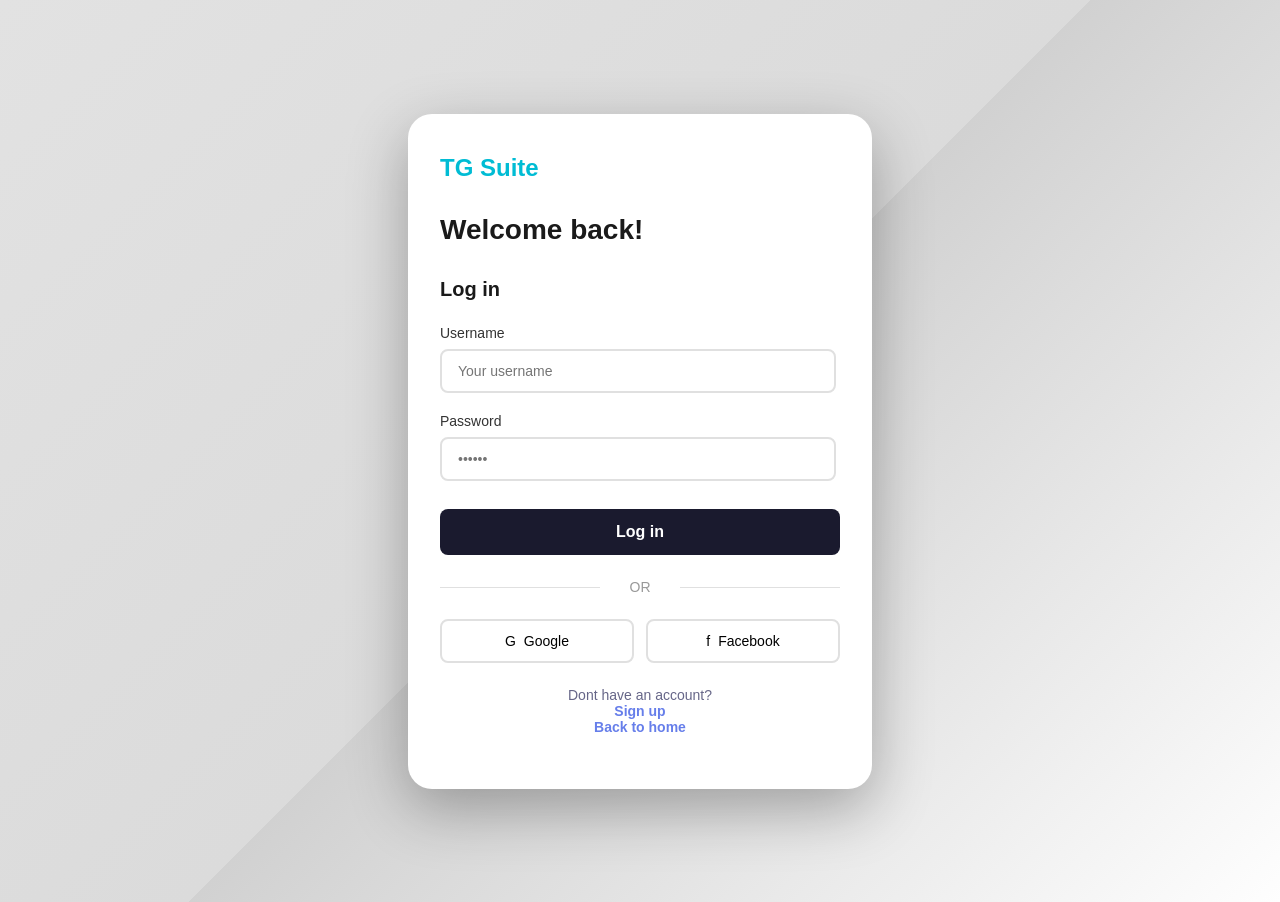
<file: login/login.html>
<!DOCTYPE html>
<html lang="en">
<head>
    <meta charset="UTF-8">
    <meta name="viewport" content="width=device-width, initial-scale=1.0">
    <title>Document</title>
    <link rel="stylesheet" href="login.css">
</head>
<body>
    <div class="container">
        <div class="header">
            <div class="logo">
                TG Suite
            </div>
        </div>

        <h1 class="welcome-text">Welcome back!</h1>

            <h2 class="form-title">Log in</h2>
    <form id="loginForm">
        <div class="form-group">
                <label for="username">Username</label>
                <input type="text" id="username" placeholder="Your username" required>
            </div>

            <div class="form-group">
                <label for="password">Password</label>
                <input type="password" id="password" placeholder="••••••" required>
            </div>

            <button id="login" class="register-btn">Log in</button>
    </form>
            

            

        <div class="divider">OR</div>

        <div class="social-buttons">
            <button class="social-btn">
                <span>G</span> Google
            </button>
            <button class="social-btn">
                <span>f</span> Facebook
            </button>
        </div>

        <p class="footer-text">
            Dont have an account? <a href="#">Sign up</a>
            <a href="/index.html">Back to home</a>
        </p>
    </div>

    <script src="/login/login.js"></script>
</body>
</html>
</file>
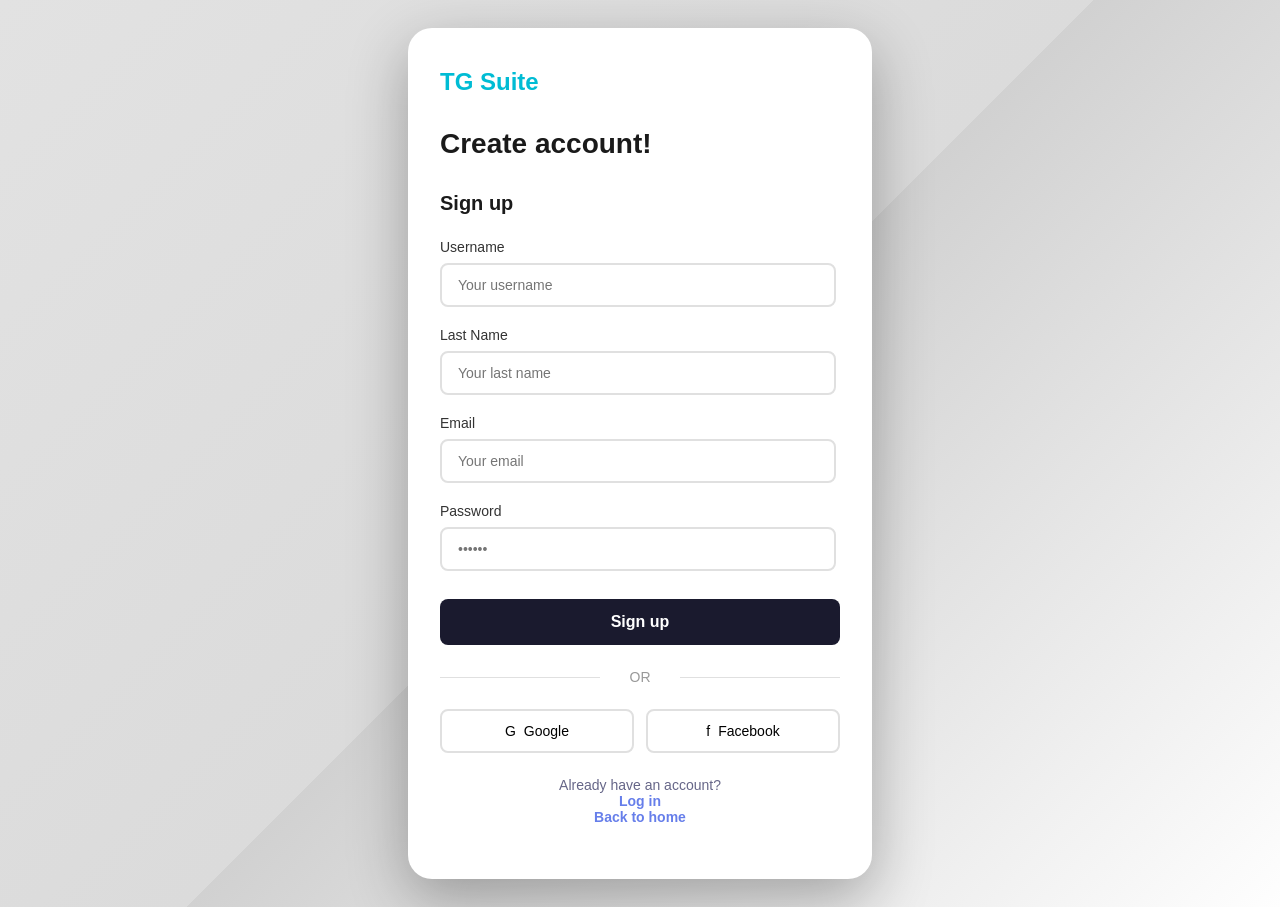
<file: register/register.html>
<!DOCTYPE html>
<html lang="en">
<head>
    <meta charset="UTF-8">
    <meta name="viewport" content="width=device-width, initial-scale=1.0">
    <title>Document</title>
    <link rel="stylesheet" href="register.css">
</head>
<body>
    <div class="container">
        <div class="header">
            <div class="logo">
                TG Suite
            </div>
        </div>

        <h1 class="welcome-text">Create account!</h1>

            <h2 class="form-title">Sign up</h2>

        <form id="registerform">
            <div class="form-group">
                <label for="username">Username</label>
                <input type="text" id="username" placeholder="Your username" required>
            </div>

            <div class="form-group">
                <label for="lastname">Last Name</label>
                <input type="text" id="lastname" placeholder="Your last name" required>
            </div>

            <div class="form-group">
                <label for="email">Email</label>
                <input type="email" id="email" placeholder="Your email" required>
            </div>

            <div class="form-group">
                <label for="password">Password</label>
                <input type="password" id="password" placeholder="••••••" required>
            </div>

            <button id="register" class="register-btn">Sign up</button>
        </form>
            

        <div class="divider">OR</div>

        <div class="social-buttons">
            <button class="social-btn">
                <span>G</span> Google
            </button>
            <button class="social-btn">
                <span>f</span> Facebook
            </button>
        </div>

        <p class="footer-text">
            Already have an account? <a href="#">Log in</a>
            <a href="/index.html">Back to home</a>
        </p>
    </div>

    <script src="register.js"></script>
</body>
</html>
</file>
<file: login/login.css>
body {
            font-family: -apple-system, BlinkMacSystemFont, 'Segoe UI', Roboto, Oxygen, Ubuntu, Cantarell, sans-serif;
            background: linear-gradient(135deg,  rgba(226,226,226,1) 0%,rgba(219,219,219,1) 50%,rgba(209,209,209,1) 50%,rgba(209,209,209,1) 50%,rgba(254,254,254,1) 100%) center/cover no-repeat;
            display: flex;
            min-height: 94vh;
            justify-content: center;
            align-items: center;
            padding: 20px;
        }

        .container {
            background: white;
            border-radius: 24px;
            padding: 40px 32px;
            max-width: 400px;
            width: 100%;
            box-shadow: 0 20px 60px rgba(0, 0, 0, 0.3);
        }

        .header {
            margin-bottom: 32px;
        }

        .logo {
            color: #00bcd4;
            font-size: 24px;
            font-weight: bold;
            margin-bottom: 24px;
            display: flex;
            align-items: center;
            gap: 8px;
        }

        .notification-card {
            background: linear-gradient(135deg, #e0f7fa 0%, #b2ebf2 100%);
            border-radius: 16px;
            padding: 16px;
            margin-bottom: 24px;
            border: 2px solid #00bcd4;
            position: relative;
        }

        .notification-content {
            display: flex;
            align-items: center;
            gap: 8px;
            font-size: 13px;
            color: #006064;
        }

        .notification-number {
            font-size: 20px;
            font-weight: bold;
            color: #00838f;
        }

        .welcome-text {
            font-size: 28px;
            font-weight: bold;
            color: #1a1a1a;
            margin-bottom: 32px;
        }

        .form-title {
            font-size: 20px;
            font-weight: 600;
            color: #1a1a1a;
            margin-bottom: 24px;
        }

        .form-group {
            margin-bottom: 20px;
        }

        label {
            display: block;
            margin-bottom: 8px;
            font-size: 14px;
            font-weight: 500;
            color: #333;
        }

        input {
            width: 90%;
            padding: 12px 16px;
            border: 2px solid #e0e0e0;
            border-radius: 8px;
            font-size: 14px;
            transition: border-color 0.3s;
        }

        input:focus {
            outline: none;
            border-color: #667eea;
        }

        .register-btn {
            width: 100%;
            padding: 14px;
            background: #1a1a2e;
            color: white;
            border: none;
            border-radius: 8px;
            font-size: 16px;
            font-weight: 600;
            cursor: pointer;
            transition: background 0.3s;
            margin-top: 8px;
        }

        .register-btn:hover {
            background: #16213e;
        }

        .divider {
            text-align: center;
            margin: 24px 0;
            color: #999;
            font-size: 14px;
            position: relative;
        }

        .divider::before,
        .divider::after {
            content: '';
            position: absolute;
            top: 50%;
            width: 40%;
            height: 1px;
            background: #e0e0e0;
        }

        .divider::before {
            left: 0;
        }

        .divider::after {
            right: 0;
        }

        .social-buttons {
            display: flex;
            gap: 12px;
            margin-bottom: 24px;
        }

        .social-btn {
            flex: 1;
            padding: 12px;
            border: 2px solid #e0e0e0;
            border-radius: 8px;
            background: white;
            cursor: pointer;
            font-size: 14px;
            font-weight: 500;
            display: flex;
            align-items: center;
            justify-content: center;
            gap: 8px;
            transition: border-color 0.3s;
        }

        .social-btn:hover {
            border-color: #999;
        }

        .footer-text {
          display: flex;
          flex-direction: column;
          text-align: center;
          font-size: 14px;
          color: #668;
        }

        .footer-text a {
            color: #667eea;
            text-decoration: none;
            font-weight: 600;
        }

        .footer-text a:hover {
            text-decoration: underline;
        }
</file>
<file: register/register.css>
body {
            font-family: -apple-system, BlinkMacSystemFont, 'Segoe UI', Roboto, Oxygen, Ubuntu, Cantarell, sans-serif;
            background: linear-gradient(135deg,  rgba(226,226,226,1) 0%,rgba(219,219,219,1) 50%,rgba(209,209,209,1) 50%,rgba(209,209,209,1) 50%,rgba(254,254,254,1) 100%) center/cover no-repeat;
            display: flex;
            justify-content: center;
            align-items: center;
            padding: 20px;
        }

        .container {
            background: white;
            border-radius: 24px;
            padding: 40px 32px;
            max-width: 400px;
            width: 100%;
            box-shadow: 0 20px 60px rgba(0, 0, 0, 0.3);
        }

        .header {
            margin-bottom: 32px;
        }

        .logo {
            color: #00bcd4;
            font-size: 24px;
            font-weight: bold;
            margin-bottom: 24px;
            display: flex;
            align-items: center;
            gap: 8px;
        }

        .notification-card {
            background: linear-gradient(135deg, #e0f7fa 0%, #b2ebf2 100%);
            border-radius: 16px;
            padding: 16px;
            margin-bottom: 24px;
            border: 2px solid #00bcd4;
            position: relative;
        }

        .notification-content {
            display: flex;
            align-items: center;
            gap: 8px;
            font-size: 13px;
            color: #006064;
        }

        .notification-number {
            font-size: 20px;
            font-weight: bold;
            color: #00838f;
        }

        .welcome-text {
            font-size: 28px;
            font-weight: bold;
            color: #1a1a1a;
            margin-bottom: 32px;
        }

        .form-title {
            font-size: 20px;
            font-weight: 600;
            color: #1a1a1a;
            margin-bottom: 24px;
        }

        .form-group {
            margin-bottom: 20px;
        }

        label {
            display: block;
            margin-bottom: 8px;
            font-size: 14px;
            font-weight: 500;
            color: #333;
        }

        input {
            width: 90%;
            padding: 12px 16px;
            border: 2px solid #e0e0e0;
            border-radius: 8px;
            font-size: 14px;
            transition: border-color 0.3s;
        }

        input:focus {
            outline: none;
            border-color: #667eea;
        }

        .register-btn {
            width: 100%;
            padding: 14px;
            background: #1a1a2e;
            color: white;
            border: none;
            border-radius: 8px;
            font-size: 16px;
            font-weight: 600;
            cursor: pointer;
            transition: background 0.3s;
            margin-top: 8px;
        }

        .register-btn:hover {
            background: #16213e;
        }

        .divider {
            text-align: center;
            margin: 24px 0;
            color: #999;
            font-size: 14px;
            position: relative;
        }

        .divider::before,
        .divider::after {
            content: '';
            position: absolute;
            top: 50%;
            width: 40%;
            height: 1px;
            background: #e0e0e0;
        }

        .divider::before {
            left: 0;
        }

        .divider::after {
            right: 0;
        }

        .social-buttons {
            display: flex;
            gap: 12px;
            margin-bottom: 24px;
        }

        .social-btn {
            flex: 1;
            padding: 12px;
            border: 2px solid #e0e0e0;
            border-radius: 8px;
            background: white;
            cursor: pointer;
            font-size: 14px;
            font-weight: 500;
            display: flex;
            align-items: center;
            justify-content: center;
            gap: 8px;
            transition: border-color 0.3s;
        }

        .social-btn:hover {
            border-color: #999;
        }

        .footer-text {
          display: flex;
          flex-direction: column;
          text-align: center;
          font-size: 14px;
          color: #668;
        }

        .footer-text a {
            color: #667eea;
            text-decoration: none;
            font-weight: 600;
        }

        .footer-text a:hover {
            text-decoration: underline;
        }
</file>
